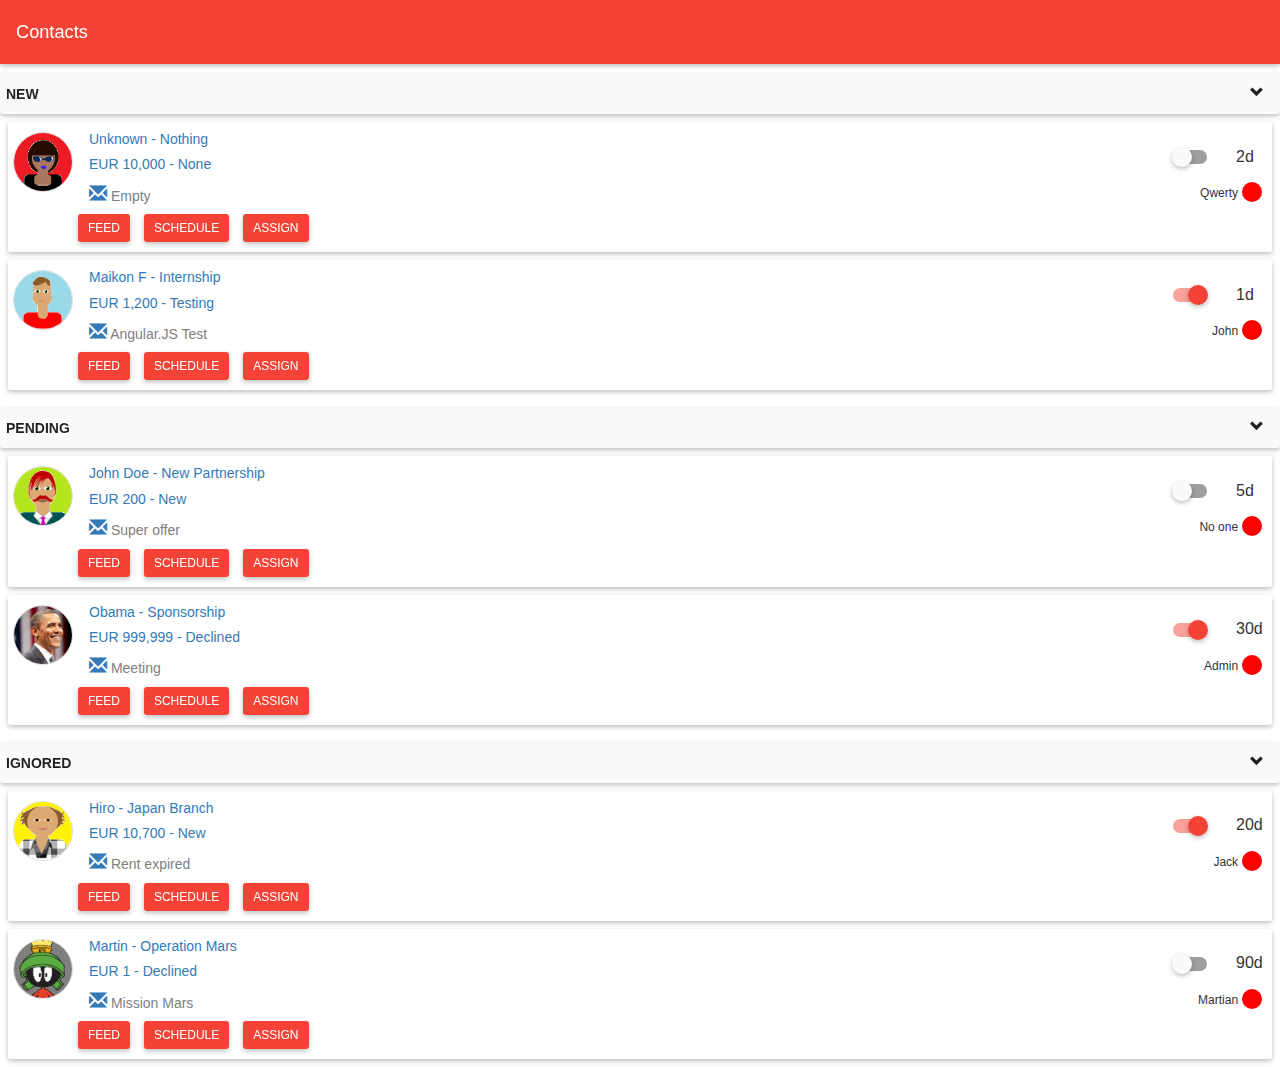
<file: index.html>
<!DOCTYPE html>
<html ng-app="maikonAngularApp">
  <head>
    <meta charset="UTF-8" />
    <meta name="viewport" content="user-scalable=no, initial-scale=1.0, maximum-scale=1.0, minimum-scale=1.0" />
    <link rel="stylesheet" type="text/css" href="vendors/angular-material/angular-material.min.css" />
    <link rel="stylesheet" type="text/css" href="vendors/robotodraft/robotodraft.css">
    <link rel="stylesheet" type="text/css" href="css/mystyle.css" />
    <script type="text/javascript" src="vendors/angular/angular.min.js"></script>
    <script type="text/javascript" src="vendors/angular-aria/angular-aria.min.js"></script>
    <script type="text/javascript" src="vendors/angular-animate/angular-animate.min.js"></script>
    <script type="text/javascript" src="vendors/angular-material/angular-material.min.js"></script>
    <script type="text/javascript" src="js/app.js"></script>
      
      
    <link rel="stylesheet" type="text/css" href="vendors/bootstrap.min.css" />
    <link rel="stylesheet" type="text/css" href="vendors/bootstrap-theme.css" />
    <script type="text/javascript" src="vendors/jquery-1.11.2.min.js"></script>
    <script type="text/javascript" src="vendors/bootstrap.min.js"></script>
    <script type="text/javascript" src="vendors/angular-ui-router.min.js"></script>
    <script type="text/javascript" src="js/app.js"></script>
    <script type="text/javascript" src="js/controllers/app-controller.js"></script>
    <script type="text/javascript" src="js/controllers/home-controller.js"></script>
    <script type="text/javascript" src="js/controllers/contact-controller.js"></script>
  </head>
  <body layout="column" ng-app="maikonAngularApp" ng-controller="AppController" layout="column" layout-align="top center">
    <div ui-view></div>
  </body>
</html>
</file>
<file: vendors/robotodraft/robotodraft.css>
/* cyrillic-ext */
@font-face {
  font-family: 'RobotoDraft';
  font-style: normal;
  font-weight: 300;
  src: local('RobotoDraft Light'), local('RobotoDraft-Light'), url(https://fonts.gstatic.com/s/robotodraft/v4/u0_CMoUf3y3-4Ss4ci-VwRgVThLs8Y7ETJzDCYFCSLE.woff2) format('woff2');
  unicode-range: U+0460-052F, U+20B4, U+2DE0-2DFF, U+A640-A69F;
}
/* cyrillic */
@font-face {
  font-family: 'RobotoDraft';
  font-style: normal;
  font-weight: 300;
  src: local('RobotoDraft Light'), local('RobotoDraft-Light'), url(https://fonts.gstatic.com/s/robotodraft/v4/u0_CMoUf3y3-4Ss4ci-VwZiMaisvaUVUsYyVzOmndek.woff2) format('woff2');
  unicode-range: U+0400-045F, U+0490-0491, U+04B0-04B1, U+2116;
}
/* greek-ext */
@font-face {
  font-family: 'RobotoDraft';
  font-style: normal;
  font-weight: 300;
  src: local('RobotoDraft Light'), local('RobotoDraft-Light'), url(https://fonts.gstatic.com/s/robotodraft/v4/u0_CMoUf3y3-4Ss4ci-VwbBAWGjcah5Ky0jbCgIwDB8.woff2) format('woff2');
  unicode-range: U+1F00-1FFF;
}
/* greek */
@font-face {
  font-family: 'RobotoDraft';
  font-style: normal;
  font-weight: 300;
  src: local('RobotoDraft Light'), local('RobotoDraft-Light'), url(https://fonts.gstatic.com/s/robotodraft/v4/u0_CMoUf3y3-4Ss4ci-Vwf14vlcfyPYlAcQy2UfDRm4.woff2) format('woff2');
  unicode-range: U+0370-03FF;
}
/* vietnamese */
@font-face {
  font-family: 'RobotoDraft';
  font-style: normal;
  font-weight: 300;
  src: local('RobotoDraft Light'), local('RobotoDraft-Light'), url(https://fonts.gstatic.com/s/robotodraft/v4/u0_CMoUf3y3-4Ss4ci-VwafJul7RR1X4poJgi27uS4w.woff2) format('woff2');
  unicode-range: U+0102-0103, U+1EA0-1EF1, U+20AB;
}
/* latin-ext */
@font-face {
  font-family: 'RobotoDraft';
  font-style: normal;
  font-weight: 300;
  src: local('RobotoDraft Light'), local('RobotoDraft-Light'), url(https://fonts.gstatic.com/s/robotodraft/v4/u0_CMoUf3y3-4Ss4ci-VwavyPXdneeGd26m9EmFSSWg.woff2) format('woff2');
  unicode-range: U+0100-024F, U+1E00-1EFF, U+20A0-20AB, U+20AD-20CF, U+2C60-2C7F, U+A720-A7FF;
}
/* latin */
@font-face {
  font-family: 'RobotoDraft';
  font-style: normal;
  font-weight: 300;
  src: local('RobotoDraft Light'), local('RobotoDraft-Light'), url(https://fonts.gstatic.com/s/robotodraft/v4/u0_CMoUf3y3-4Ss4ci-VwUo2lTMeWA_kmIyWrkNCwPc.woff2) format('woff2');
  unicode-range: U+0000-00FF, U+0131, U+0152-0153, U+02C6, U+02DA, U+02DC, U+2000-206F, U+2074, U+20AC, U+2212, U+2215, U+E0FF, U+EFFD, U+F000;
}
/* cyrillic-ext */
@font-face {
  font-family: 'RobotoDraft';
  font-style: normal;
  font-weight: 400;
  src: local('RobotoDraft'), local('RobotoDraft-Regular'), url(https://fonts.gstatic.com/s/robotodraft/v4/0xES5Sl_v6oyT7dAKuonizTOQ_MqJVwkKsUn0wKzc2I.woff2) format('woff2');
  unicode-range: U+0460-052F, U+20B4, U+2DE0-2DFF, U+A640-A69F;
}
/* cyrillic */
@font-face {
  font-family: 'RobotoDraft';
  font-style: normal;
  font-weight: 400;
  src: local('RobotoDraft'), local('RobotoDraft-Regular'), url(https://fonts.gstatic.com/s/robotodraft/v4/0xES5Sl_v6oyT7dAKuonizUj_cnvWIuuBMVgbX098Mw.woff2) format('woff2');
  unicode-range: U+0400-045F, U+0490-0491, U+04B0-04B1, U+2116;
}
/* greek-ext */
@font-face {
  font-family: 'RobotoDraft';
  font-style: normal;
  font-weight: 400;
  src: local('RobotoDraft'), local('RobotoDraft-Regular'), url(https://fonts.gstatic.com/s/robotodraft/v4/0xES5Sl_v6oyT7dAKuoni0bcKLIaa1LC45dFaAfauRA.woff2) format('woff2');
  unicode-range: U+1F00-1FFF;
}
/* greek */
@font-face {
  font-family: 'RobotoDraft';
  font-style: normal;
  font-weight: 400;
  src: local('RobotoDraft'), local('RobotoDraft-Regular'), url(https://fonts.gstatic.com/s/robotodraft/v4/0xES5Sl_v6oyT7dAKuoni2o_sUJ8uO4YLWRInS22T3Y.woff2) format('woff2');
  unicode-range: U+0370-03FF;
}
/* vietnamese */
@font-face {
  font-family: 'RobotoDraft';
  font-style: normal;
  font-weight: 400;
  src: local('RobotoDraft'), local('RobotoDraft-Regular'), url(https://fonts.gstatic.com/s/robotodraft/v4/0xES5Sl_v6oyT7dAKuoni76up8jxqWt8HVA3mDhkV_0.woff2) format('woff2');
  unicode-range: U+0102-0103, U+1EA0-1EF1, U+20AB;
}
/* latin-ext */
@font-face {
  font-family: 'RobotoDraft';
  font-style: normal;
  font-weight: 400;
  src: local('RobotoDraft'), local('RobotoDraft-Regular'), url(https://fonts.gstatic.com/s/robotodraft/v4/0xES5Sl_v6oyT7dAKuoniyYE0-AqJ3nfInTTiDXDjU4.woff2) format('woff2');
  unicode-range: U+0100-024F, U+1E00-1EFF, U+20A0-20AB, U+20AD-20CF, U+2C60-2C7F, U+A720-A7FF;
}
/* latin */
@font-face {
  font-family: 'RobotoDraft';
  font-style: normal;
  font-weight: 400;
  src: local('RobotoDraft'), local('RobotoDraft-Regular'), url(https://fonts.gstatic.com/s/robotodraft/v4/0xES5Sl_v6oyT7dAKuoni44P5ICox8Kq3LLUNMylGO4.woff2) format('woff2');
  unicode-range: U+0000-00FF, U+0131, U+0152-0153, U+02C6, U+02DA, U+02DC, U+2000-206F, U+2074, U+20AC, U+2212, U+2215, U+E0FF, U+EFFD, U+F000;
}
/* cyrillic-ext */
@font-face {
  font-family: 'RobotoDraft';
  font-style: normal;
  font-weight: 500;
  src: local('RobotoDraft Medium'), local('RobotoDraft-Medium'), url(https://fonts.gstatic.com/s/robotodraft/v4/u0_CMoUf3y3-4Ss4ci-VweKfXlfQjcwZMTeE7wI4WGI.woff2) format('woff2');
  unicode-range: U+0460-052F, U+20B4, U+2DE0-2DFF, U+A640-A69F;
}
/* cyrillic */
@font-face {
  font-family: 'RobotoDraft';
  font-style: normal;
  font-weight: 500;
  src: local('RobotoDraft Medium'), local('RobotoDraft-Medium'), url(https://fonts.gstatic.com/s/robotodraft/v4/u0_CMoUf3y3-4Ss4ci-VwUtJuoiaQfPpa269V2FDaLo.woff2) format('woff2');
  unicode-range: U+0400-045F, U+0490-0491, U+04B0-04B1, U+2116;
}
/* greek-ext */
@font-face {
  font-family: 'RobotoDraft';
  font-style: normal;
  font-weight: 500;
  src: local('RobotoDraft Medium'), local('RobotoDraft-Medium'), url(https://fonts.gstatic.com/s/robotodraft/v4/u0_CMoUf3y3-4Ss4ci-Vwb_PilIG-AM4Aw-a0tUNcnA.woff2) format('woff2');
  unicode-range: U+1F00-1FFF;
}
/* greek */
@font-face {
  font-family: 'RobotoDraft';
  font-style: normal;
  font-weight: 500;
  src: local('RobotoDraft Medium'), local('RobotoDraft-Medium'), url(https://fonts.gstatic.com/s/robotodraft/v4/u0_CMoUf3y3-4Ss4ci-VwZ2u1fTOyc-e8Bt1FRZ8XII.woff2) format('woff2');
  unicode-range: U+0370-03FF;
}
/* vietnamese */
@font-face {
  font-family: 'RobotoDraft';
  font-style: normal;
  font-weight: 500;
  src: local('RobotoDraft Medium'), local('RobotoDraft-Medium'), url(https://fonts.gstatic.com/s/robotodraft/v4/u0_CMoUf3y3-4Ss4ci-VwXdOSIwbEkyw5bZp8Nzw7hU.woff2) format('woff2');
  unicode-range: U+0102-0103, U+1EA0-1EF1, U+20AB;
}
/* latin-ext */
@font-face {
  font-family: 'RobotoDraft';
  font-style: normal;
  font-weight: 500;
  src: local('RobotoDraft Medium'), local('RobotoDraft-Medium'), url(https://fonts.gstatic.com/s/robotodraft/v4/u0_CMoUf3y3-4Ss4ci-VwbX8PDrklLOWyWIn-2-AqKA.woff2) format('woff2');
  unicode-range: U+0100-024F, U+1E00-1EFF, U+20A0-20AB, U+20AD-20CF, U+2C60-2C7F, U+A720-A7FF;
}
/* latin */
@font-face {
  font-family: 'RobotoDraft';
  font-style: normal;
  font-weight: 500;
  src: local('RobotoDraft Medium'), local('RobotoDraft-Medium'), url(https://fonts.gstatic.com/s/robotodraft/v4/u0_CMoUf3y3-4Ss4ci-VwbBojE9J5UnpMtv5N3zfxwk.woff2) format('woff2');
  unicode-range: U+0000-00FF, U+0131, U+0152-0153, U+02C6, U+02DA, U+02DC, U+2000-206F, U+2074, U+20AC, U+2212, U+2215, U+E0FF, U+EFFD, U+F000;
}
/* cyrillic-ext */
@font-face {
  font-family: 'RobotoDraft';
  font-style: normal;
  font-weight: 700;
  src: local('RobotoDraft Bold'), local('RobotoDraft-Bold'), url(https://fonts.gstatic.com/s/robotodraft/v4/u0_CMoUf3y3-4Ss4ci-VwZ6iIh_FvlUHQwED9Yt5Kbw.woff2) format('woff2');
  unicode-range: U+0460-052F, U+20B4, U+2DE0-2DFF, U+A640-A69F;
}
/* cyrillic */
@font-face {
  font-family: 'RobotoDraft';
  font-style: normal;
  font-weight: 700;
  src: local('RobotoDraft Bold'), local('RobotoDraft-Bold'), url(https://fonts.gstatic.com/s/robotodraft/v4/u0_CMoUf3y3-4Ss4ci-VwS_vZmeiCMnoWNN9rHBYaTc.woff2) format('woff2');
  unicode-range: U+0400-045F, U+0490-0491, U+04B0-04B1, U+2116;
}
/* greek-ext */
@font-face {
  font-family: 'RobotoDraft';
  font-style: normal;
  font-weight: 700;
  src: local('RobotoDraft Bold'), local('RobotoDraft-Bold'), url(https://fonts.gstatic.com/s/robotodraft/v4/u0_CMoUf3y3-4Ss4ci-VwSFaMxiho_5XQnyRZzQsrZs.woff2) format('woff2');
  unicode-range: U+1F00-1FFF;
}
/* greek */
@font-face {
  font-family: 'RobotoDraft';
  font-style: normal;
  font-weight: 700;
  src: local('RobotoDraft Bold'), local('RobotoDraft-Bold'), url(https://fonts.gstatic.com/s/robotodraft/v4/u0_CMoUf3y3-4Ss4ci-VwQalQocB-__pDVGhF3uS2Ks.woff2) format('woff2');
  unicode-range: U+0370-03FF;
}
/* vietnamese */
@font-face {
  font-family: 'RobotoDraft';
  font-style: normal;
  font-weight: 700;
  src: local('RobotoDraft Bold'), local('RobotoDraft-Bold'), url(https://fonts.gstatic.com/s/robotodraft/v4/u0_CMoUf3y3-4Ss4ci-VwWhQUTDJGru-0vvUpABgH8I.woff2) format('woff2');
  unicode-range: U+0102-0103, U+1EA0-1EF1, U+20AB;
}
/* latin-ext */
@font-face {
  font-family: 'RobotoDraft';
  font-style: normal;
  font-weight: 700;
  src: local('RobotoDraft Bold'), local('RobotoDraft-Bold'), url(https://fonts.gstatic.com/s/robotodraft/v4/u0_CMoUf3y3-4Ss4ci-VwejkDdvhIIFj_YMdgqpnSB0.woff2) format('woff2');
  unicode-range: U+0100-024F, U+1E00-1EFF, U+20A0-20AB, U+20AD-20CF, U+2C60-2C7F, U+A720-A7FF;
}
/* latin */
@font-face {
  font-family: 'RobotoDraft';
  font-style: normal;
  font-weight: 700;
  src: local('RobotoDraft Bold'), local('RobotoDraft-Bold'), url(https://fonts.gstatic.com/s/robotodraft/v4/u0_CMoUf3y3-4Ss4ci-VwYlIZu-HDpmDIZMigmsroc4.woff2) format('woff2');
  unicode-range: U+0000-00FF, U+0131, U+0152-0153, U+02C6, U+02DA, U+02DC, U+2000-206F, U+2074, U+20AC, U+2212, U+2215, U+E0FF, U+EFFD, U+F000;
}
/* cyrillic-ext */
@font-face {
  font-family: 'RobotoDraft';
  font-style: italic;
  font-weight: 400;
  src: local('RobotoDraft Italic'), local('RobotoDraft-Italic'), url(https://fonts.gstatic.com/s/robotodraft/v4/er-TIW55l9KWsTS1x9bTfhNcqx07xvyppV96iFRdwiM.woff2) format('woff2');
  unicode-range: U+0460-052F, U+20B4, U+2DE0-2DFF, U+A640-A69F;
}
/* cyrillic */
@font-face {
  font-family: 'RobotoDraft';
  font-style: italic;
  font-weight: 400;
  src: local('RobotoDraft Italic'), local('RobotoDraft-Italic'), url(https://fonts.gstatic.com/s/robotodraft/v4/er-TIW55l9KWsTS1x9bTfufhZE2STYI3KzBGzrJG_ik.woff2) format('woff2');
  unicode-range: U+0400-045F, U+0490-0491, U+04B0-04B1, U+2116;
}
/* greek-ext */
@font-face {
  font-family: 'RobotoDraft';
  font-style: italic;
  font-weight: 400;
  src: local('RobotoDraft Italic'), local('RobotoDraft-Italic'), url(https://fonts.gstatic.com/s/robotodraft/v4/er-TIW55l9KWsTS1x9bTfm6cj8HaeL2jS4NIBPr3RFo.woff2) format('woff2');
  unicode-range: U+1F00-1FFF;
}
/* greek */
@font-face {
  font-family: 'RobotoDraft';
  font-style: italic;
  font-weight: 400;
  src: local('RobotoDraft Italic'), local('RobotoDraft-Italic'), url(https://fonts.gstatic.com/s/robotodraft/v4/er-TIW55l9KWsTS1x9bTftcKKn5Xt5n-nnvkqIBMZms.woff2) format('woff2');
  unicode-range: U+0370-03FF;
}
/* vietnamese */
@font-face {
  font-family: 'RobotoDraft';
  font-style: italic;
  font-weight: 400;
  src: local('RobotoDraft Italic'), local('RobotoDraft-Italic'), url(https://fonts.gstatic.com/s/robotodraft/v4/er-TIW55l9KWsTS1x9bTfvoTkEokFSrSpvYSpZOeZRs.woff2) format('woff2');
  unicode-range: U+0102-0103, U+1EA0-1EF1, U+20AB;
}
/* latin-ext */
@font-face {
  font-family: 'RobotoDraft';
  font-style: italic;
  font-weight: 400;
  src: local('RobotoDraft Italic'), local('RobotoDraft-Italic'), url(https://fonts.gstatic.com/s/robotodraft/v4/er-TIW55l9KWsTS1x9bTfk_0lycXMw8PhobHtu2Qgco.woff2) format('woff2');
  unicode-range: U+0100-024F, U+1E00-1EFF, U+20A0-20AB, U+20AD-20CF, U+2C60-2C7F, U+A720-A7FF;
}
/* latin */
@font-face {
  font-family: 'RobotoDraft';
  font-style: italic;
  font-weight: 400;
  src: local('RobotoDraft Italic'), local('RobotoDraft-Italic'), url(https://fonts.gstatic.com/s/robotodraft/v4/er-TIW55l9KWsTS1x9bTfsu2Q0OS-KeTAWjgkS85mDg.woff2) format('woff2');
  unicode-range: U+0000-00FF, U+0131, U+0152-0153, U+02C6, U+02DA, U+02DC, U+2000-206F, U+2074, U+20AC, U+2212, U+2215, U+E0FF, U+EFFD, U+F000;
}
</file>
<file: css/mystyle.css>
.section-header-button {
	 width: 100% !important; 
	 text-align: left;
}

.detailPhoto {
  border-radius: 30px;
  border: 1px solid #ddd;
  width: 48px;
  margin: 16px;
}
</file>
